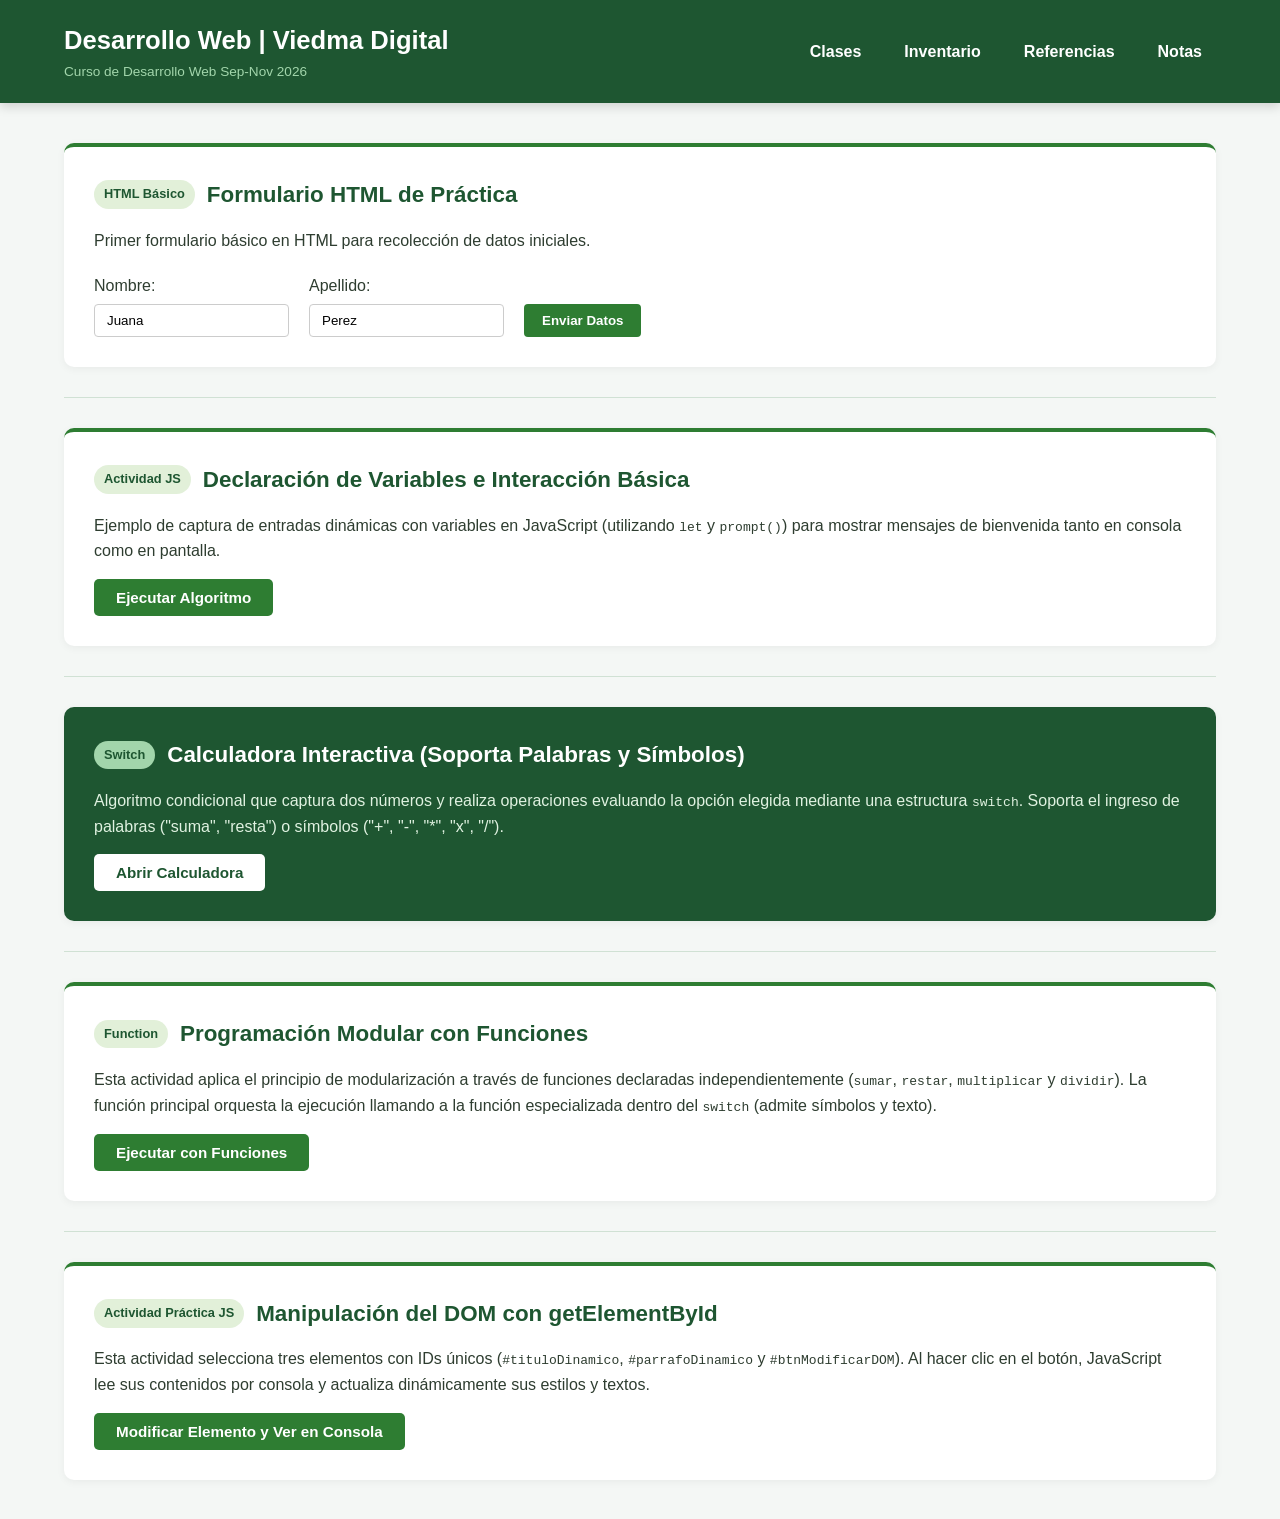
<file: index.html>
<!DOCTYPE html>
<html lang="es">
<head>
    <meta charset="UTF-8">
    <meta name="viewport" content="width=device-width, initial-scale=1.0">
    <title>Desarrollo Web - Viedma Digital</title>
    <link rel="stylesheet" href="styles.css">
</head>
<body>

    <header class="header-principal">
        <div class="logo">
            <h1>Desarrollo Web | Viedma Digital</h1>
            <p>Curso de Desarrollo Web Sep-Nov 2026</p>
        </div>
        <nav>
            <ul class="navbar">
                <li><a href="Ingreso.html">Clases</a></li>
                <!-- VINCULACIÓN A LA PÁGINA DEL INVENTARIO -->
                <li><a href="inventario/index.html">Inventario</a></li>
                <li><a href="Referencias.html">Referencias</a></li>
                <li><a href="Notas.html">Notas</a></li>
            </ul>
        </nav>
    </header>

    <main class="portfolio-container">

        <!-- SECCIÓN 0: FORMULARIO BASE -->
        <section class="portfolio-section">
            <div class="section-header">
                <span class="badge">HTML Básico</span>
                <h2>Formulario HTML de Práctica</h2>
            </div>
            <p>Primer formulario básico en HTML para recolección de datos iniciales.</p>

            <form action="/action_page.php" class="form-horizontal">
                <div class="form-group">
                    <label for="fname">Nombre:</label>
                    <input type="text" id="fname" name="fname" value="Juana">
                </div>
                <div class="form-group">
                    <label for="lname">Apellido:</label>
                    <input type="text" id="lname" name="lname" value="Perez">
                </div>
                <button type="submit" class="btn-submit">Enviar Datos</button>
            </form>
        </section>

        <hr class="separator">

        <!-- SECCIÓN 1: VARIABLES -->
        <section class="portfolio-section">
            <div class="section-header">
                <span class="badge">Actividad JS</span>
                <h2>Declaración de Variables e Interacción Básica</h2>
            </div>
            <p>Ejemplo de captura de entradas dinámicas con variables en JavaScript (utilizando <code>let</code> y <code>prompt()</code>) para mostrar mensajes de bienvenida tanto en consola como en pantalla.</p>
            
            <div class="action-area">
                <button id="btnEjecutar" class="btn-primary">Ejecutar Algoritmo</button>
                <div id="resultadoBienvenida" class="resultado-box"></div>
            </div>
        </section>

        <hr class="separator">

        <!-- SECCIÓN 2: CALCULADORA -->
        <section class="portfolio-section featured-section">
            <div class="section-header">
                <span class="badge badge-light">Switch</span>
                <h2>Calculadora Interactiva (Soporta Palabras y Símbolos)</h2>
            </div>
            <p class="descripcion-desarrollo">
                Algoritmo condicional que captura dos números y realiza operaciones evaluando la opción elegida mediante una estructura <code>switch</code>. Soporta el ingreso de palabras ("suma", "resta") o símbolos ("+", "-", "*", "x", "/").
            </p>
            <button onclick="ejecutarCalculadora()" class="btn-secondary">Abrir Calculadora</button>
        </section>

        <hr class="separator">

        <!-- SECCIÓN 3: FUNCIONES MODULARIZADAS -->
        <section class="portfolio-section">
            <div class="section-header">
                <span class="badge">Function</span>
                <h2>Programación Modular con Funciones</h2>
            </div>
            <p class="descripcion-desarrollo">
                Esta actividad aplica el principio de modularización a través de funciones declaradas independientemente (<code>sumar</code>, <code>restar</code>, <code>multiplicar</code> y <code>dividir</code>). La función principal orquesta la ejecución llamando a la función especializada dentro del <code>switch</code> (admite símbolos y texto).
            </p>
            <button onclick="ejecutarActividadFunciones()" class="btn-primary">Ejecutar con Funciones</button>
        </section>

        <hr class="separator">

        <!-- NUEVA SECCIÓN: ACTIVIDAD PRÁCTICA 1 JAVASCRIPT (DOM) -->
        <section class="portfolio-section">
            <div class="section-header">
                <span class="badge">Actividad Práctica JS</span>
                <h2 id="tituloDinamico">Manipulación del DOM con getElementById</h2>
            </div>
            
            <p id="parrafoDinamico" class="descripcion-desarrollo">
                Esta actividad selecciona tres elementos con IDs únicos (<code>#tituloDinamico</code>, <code>#parrafoDinamico</code> y <code>#btnModificarDOM</code>). Al hacer clic en el botón, JavaScript lee sus contenidos por consola y actualiza dinámicamente sus estilos y textos.
            </p>

            <button id="btnModificarDOM" onclick="ejecutarPracticaDOM()" class="btn-primary">Modificar Elemento y Ver en Consola</button>
        </section>

    </main>

    <!-- SCRIPTS ENLAZADOS -->
    <script src="script.js"></script>
    <script src="calculadora.js"></script>
    <script src="funciones.js"></script>
    <script src="dom_practica.js"></script>
</body>
</html>
</file>
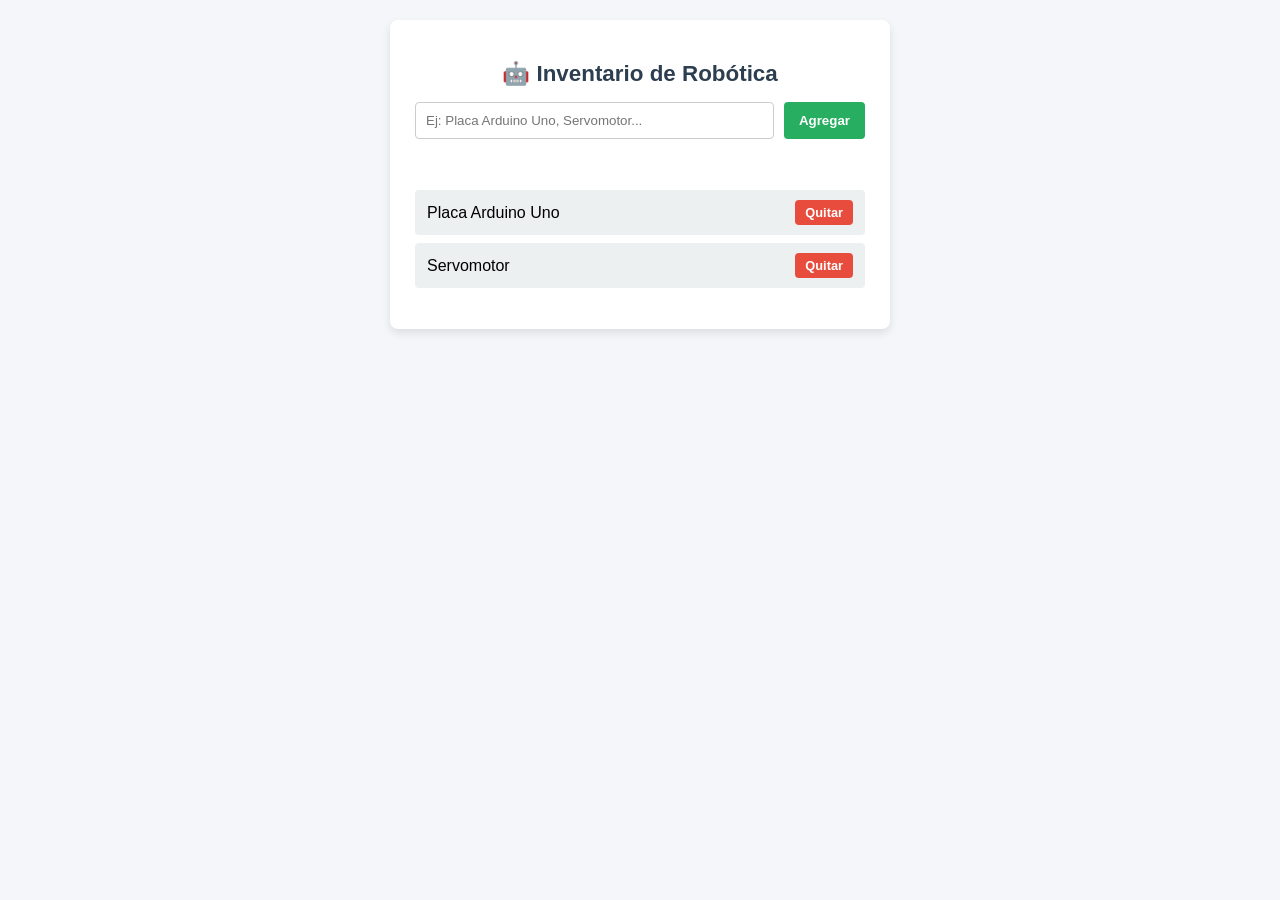
<file: Clase 08 - Inventario/index.html>
<!DOCTYPE html>
<html lang="es">
<head>
  <meta charset="UTF-8">
  <meta name="viewport" content="width=device-width, initial-scale=1.0">
  <title>Inventario de Equipamiento de Robótica</title>
  
  <!-- Vinculación del archivo CSS externo -->
  <link rel="stylesheet" href="styles.css">
</head>
<body>

  <!-- Contenedor principal de la aplicación -->
  <div class="container">
    <h1>🤖 Inventario de Robótica</h1>
    
    <!-- Grupo de entrada: campo de texto y botón para agregar -->
    <div class="input-group">
      <input type="text" id="inputComponente" placeholder="Ej: Placa Arduino Uno, Servomotor...">
      <button id="btnAgregar">Agregar</button>
    </div>

    <!-- Contenedor para mostrar mensajes de estado (éxito/error) -->
    <div id="mensaje" class="mensaje"></div>

    <!-- Lista dinámicamente gestionada por JavaScript -->
    <ul id="listaInventario">
      <li class="item-inventario">
        <span class="nombre-componente">Placa Arduino Uno</span>
        <button class="btn-eliminar">Quitar</button>
      </li>
      <li class="item-inventario">
        <span class="nombre-componente">Servomotor</span>
        <button class="btn-eliminar">Quitar</button>
      </li>
    </ul>
  </div>

  <!-- Vinculación del archivo JavaScript externo -->
  <script src="script.js"></script>
</body>
</html>
</file>
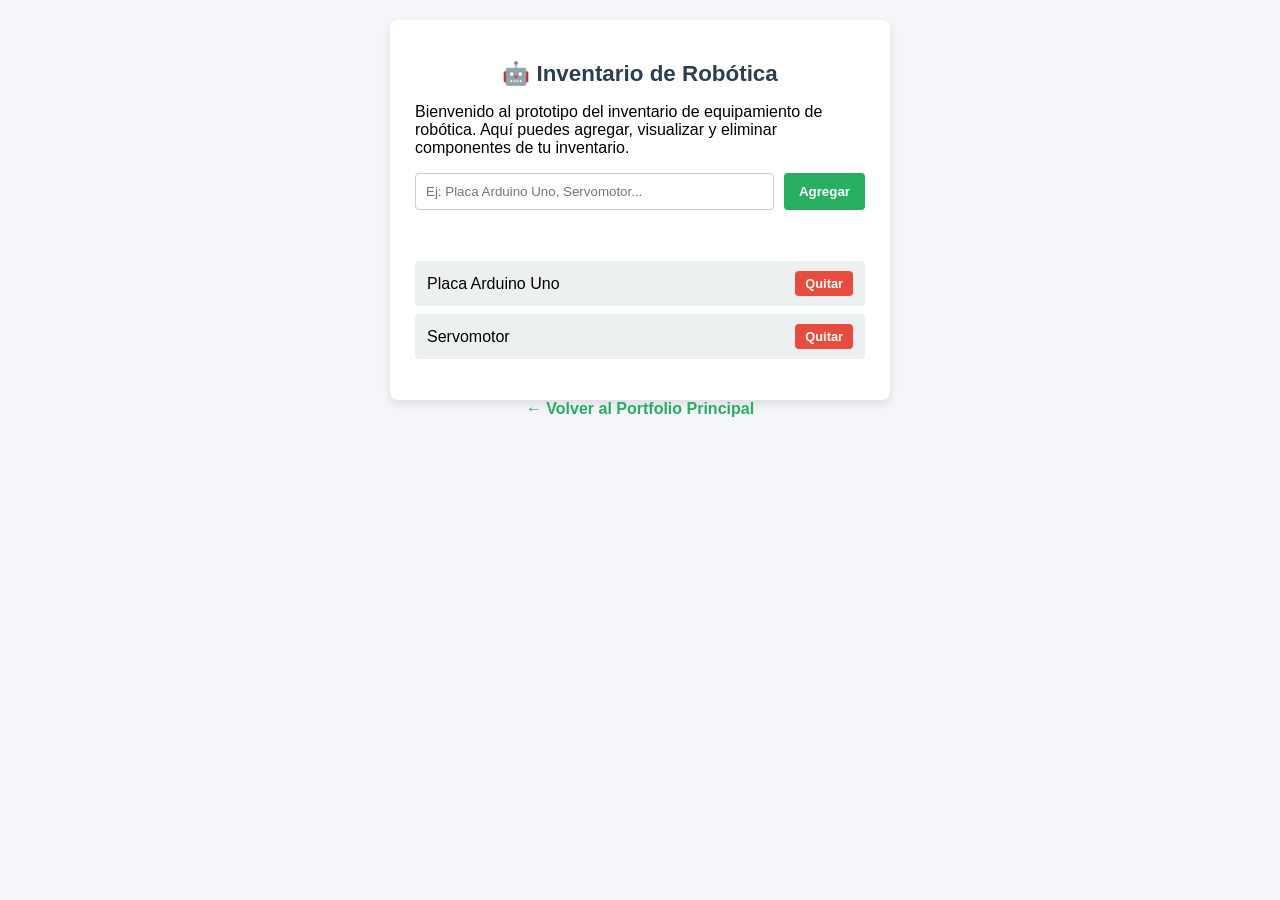
<file: Inventario/index.html>
<!DOCTYPE html>
<html lang="es">
<head>
  <meta charset="UTF-8">
  <meta name="viewport" content="width=device-width, initial-scale=1.0">
  <title>Inventario de Equipamiento de Robótica</title>
  
  <!-- Vinculación del archivo CSS externo -->
  <link rel="stylesheet" href="styles.css">
</head>
<body>

  <!-- Contenedor principal de la aplicación -->
  <div class="container">
    <h1>🤖 Inventario de Robótica</h1>

    <p>Bienvenido al prototipo del inventario de equipamiento de robótica. Aquí puedes agregar, visualizar y eliminar componentes de tu inventario.</p>
    
    <!-- Grupo de entrada: campo de texto y botón para agregar -->
    <div class="input-group">
      <input type="text" id="inputComponente" placeholder="Ej: Placa Arduino Uno, Servomotor...">
      <button id="btnAgregar">Agregar</button>
    </div>

    <!-- Contenedor para mostrar mensajes de estado (éxito/error) -->
    <div id="mensaje" class="mensaje"></div>

    <!-- Lista dinámicamente gestionada por JavaScript -->
    <ul id="listaInventario">
      <li class="item-inventario">
        <span class="nombre-componente">Placa Arduino Uno</span>
        <button class="btn-eliminar">Quitar</button>
      </li>
      <li class="item-inventario">
        <span class="nombre-componente">Servomotor</span>
        <button class="btn-eliminar">Quitar</button>
      </li>
    </ul>
  </div>

  <!-- Vinculación del archivo JavaScript externo -->
  <script src="script.js"></script>

  <a href="../index.html" style="display: inline-block; margin-bottom: 15px; text-decoration: none; font-weight: bold; color: #27ae60;">
    ← Volver al Portfolio Principal
</a>

</body>
</html>
</file>
<file: styles.css>
/* ==========================================
   RESET Y CONFIGURACIÓN FLUIDA
   ========================================== */
* {
    margin: 0;
    padding: 0;
    box-sizing: border-box;
}

body {
    font-family: 'Segoe UI', Tahoma, Geneva, Verdana, sans-serif;
    background-color: #f4f7f5;
    color: #2e3d30;
    line-height: 1.6;
}

/* ==========================================
   HEADER Y NAVEGACIÓN FLUIDA
   ========================================== */
.header-principal {
    background-color: #1e5631;
    color: #ffffff;
    padding: 20px 5%;
    display: flex;
    justify-content: space-between;
    align-items: center;
    flex-wrap: wrap;
    box-shadow: 0 4px 10px rgba(0, 0, 0, 0.15);
}

.logo h1 {
    font-size: 1.6rem;
    color: #ffffff;
}

.logo p {
    font-size: 0.85rem;
    color: #a2d5ab;
}

.navbar {
    list-style: none;
    display: flex;
    gap: 15px;
}

.navbar a {
    color: #ffffff;
    text-decoration: none;
    font-weight: 600;
    padding: 8px 14px;
    border-radius: 4px;
    transition: background-color 0.3s ease;
}

.navbar a:hover {
    background-color: #4c9a2a;
}

/* ==========================================
   CONTENEDOR DEL PORTFOLIO (ANCHO COMPLETO)
   ========================================== */
.portfolio-container {
    width: 90%;
    max-width: 1200px;
    margin: 40px auto;
}

.portfolio-section {
    background-color: #ffffff;
    border-radius: 10px;
    padding: 30px;
    margin-bottom: 25px;
    box-shadow: 0 2px 8px rgba(0, 0, 0, 0.05);
    border-top: 4px solid #2e7d32;
}

.section-header {
    display: flex;
    align-items: center;
    gap: 12px;
    margin-bottom: 15px;
}

.badge {
    background-color: #e2f0d9;
    color: #1e5631;
    padding: 4px 10px;
    font-size: 0.8rem;
    font-weight: bold;
    border-radius: 20px;
}

.badge-light {
    background-color: #a2d5ab;
    color: #1e5631;
}

.portfolio-section h2 {
    color: #1e5631;
    font-size: 1.4rem;
}

.separator {
    border: 0;
    height: 1px;
    background: #d0e1d4;
    margin: 30px 0;
}

/* ==========================================
   ESTILOS DESTACADOS Y BOTONES
   ========================================== */
.featured-section {
    background-color: #1e5631;
    color: #ffffff;
    border-top: none;
}

.featured-section h2 {
    color: #ffffff;
}

.featured-section .descripcion-desarrollo {
    color: #e0f2e1;
}

.btn-primary {
    background-color: #2e7d32;
    color: #ffffff;
    border: none;
    padding: 10px 22px;
    font-size: 0.95rem;
    font-weight: bold;
    border-radius: 5px;
    cursor: pointer;
    margin-top: 15px;
    transition: background-color 0.3s ease;
}

.btn-primary:hover {
    background-color: #1e5631;
}

.btn-secondary {
    background-color: #ffffff;
    color: #1e5631;
    border: none;
    padding: 10px 22px;
    font-size: 0.95rem;
    font-weight: bold;
    border-radius: 5px;
    cursor: pointer;
    margin-top: 15px;
    transition: background-color 0.3s ease;
}

.btn-secondary:hover {
    background-color: #a2d5ab;
}

/* FORMULARIO HORIZONTAL */
.form-horizontal {
    display: flex;
    gap: 20px;
    align-items: flex-end;
    margin-top: 20px;
    flex-wrap: wrap;
}

.form-group {
    display: flex;
    flex-direction: column;
}

.form-group input {
    padding: 8px 12px;
    border: 1px solid #ccc;
    border-radius: 4px;
    margin-top: 5px;
}

.btn-submit {
    background-color: #2e7d32;
    color: white;
    border: none;
    padding: 9px 18px;
    border-radius: 4px;
    font-weight: bold;
    cursor: pointer;
}

.resultado-box {
    margin-top: 15px;
    padding: 12px;
    background-color: #eef7f0;
    border: 1px solid #a2d5ab;
    border-radius: 4px;
    color: #1e5631;
    font-weight: 600;
    display: none;
}
</file>
<file: Clase 08 - Inventario/styles.css>
/* // ESTILOS GENERALES DE LA PÁGINA */
body {
    font-family: Arial, sans-serif;
    background-color: #f4f6f9;
    margin: 20px;
    display: flex;
    flex-direction: column;
    align-items: center;
  }
  
  /* // CONTENEDOR PRINCIPAL */
  .container {
    background-color: #ffffff;
    padding: 25px;
    border-radius: 8px;
    box-shadow: 0 4px 8px rgba(0, 0, 0, 0.1);
    width: 100%;
    max-width: 450px;
  }
  
  h1 {
    text-align: center;
    color: #2c3e50;
    font-size: 1.4rem;
  }
  
  /* // FORMULARIO / INPUTS */
  .input-group {
    display: flex;
    gap: 10px;
    margin-bottom: 15px;
  }
  
  input[type="text"] {
    flex: 1;
    padding: 10px;
    border: 1px solid #ccc;
    border-radius: 4px;
  }
  
  button {
    padding: 10px 15px;
    border: none;
    background-color: #27ae60;
    color: white;
    border-radius: 4px;
    cursor: pointer;
    font-weight: bold;
  }
  
  button:hover {
    background-color: #219150;
  }
  
  /* // MENSAJES DE ESTADO DINÁMICOS */
  .mensaje {
    font-size: 0.9rem;
    margin-bottom: 15px;
    font-weight: bold;
    min-height: 20px;
  }
  
  .mensaje.error {
    color: #e74c3c;
  }
  
  .mensaje.exito {
    color: #27ae60;
  }
  
  /* // LISTA DE COMPONENTES DE ROBÓTICA */
  ul {
    list-style-type: none;
    padding: 0;
  }
  
  li {
    background-color: #ecf0f1;
    margin-bottom: 8px;
    padding: 10px 12px;
    display: flex;
    justify-content: space-between;
    align-items: center;
    border-radius: 4px;
  }
  
  /* // BOTÓN DE ELIMINAR */
  .btn-eliminar {
    background-color: #e74c3c;
    padding: 5px 10px;
    font-size: 0.8rem;
  }
  
  .btn-eliminar:hover {
    background-color: #c0392b;
  }
</file>
<file: Inventario/styles.css>
/* // ESTILOS GENERALES DE LA PÁGINA */
body {
    font-family: Arial, sans-serif;
    background-color: #f4f6f9;
    margin: 20px;
    display: flex;
    flex-direction: column;
    align-items: center;
  }
  
  /* // CONTENEDOR PRINCIPAL */
  .container {
    background-color: #ffffff;
    padding: 25px;
    border-radius: 8px;
    box-shadow: 0 4px 8px rgba(0, 0, 0, 0.1);
    width: 100%;
    max-width: 450px;
  }
  
  h1 {
    text-align: center;
    color: #2c3e50;
    font-size: 1.4rem;
  }
  
  /* // FORMULARIO / INPUTS */
  .input-group {
    display: flex;
    gap: 10px;
    margin-bottom: 15px;
  }
  
  input[type="text"] {
    flex: 1;
    padding: 10px;
    border: 1px solid #ccc;
    border-radius: 4px;
  }
  
  button {
    padding: 10px 15px;
    border: none;
    background-color: #27ae60;
    color: white;
    border-radius: 4px;
    cursor: pointer;
    font-weight: bold;
  }
  
  button:hover {
    background-color: #219150;
  }
  
  /* // MENSAJES DE ESTADO DINÁMICOS */
  .mensaje {
    font-size: 0.9rem;
    margin-bottom: 15px;
    font-weight: bold;
    min-height: 20px;
  }
  
  .mensaje.error {
    color: #e74c3c;
  }
  
  .mensaje.exito {
    color: #27ae60;
  }
  
  /* // LISTA DE COMPONENTES DE ROBÓTICA */
  ul {
    list-style-type: none;
    padding: 0;
  }
  
  li {
    background-color: #ecf0f1;
    margin-bottom: 8px;
    padding: 10px 12px;
    display: flex;
    justify-content: space-between;
    align-items: center;
    border-radius: 4px;
  }
  
  /* // BOTÓN DE ELIMINAR */
  .btn-eliminar {
    background-color: #e74c3c;
    padding: 5px 10px;
    font-size: 0.8rem;
  }
  
  .btn-eliminar:hover {
    background-color: #c0392b;
  }
</file>
